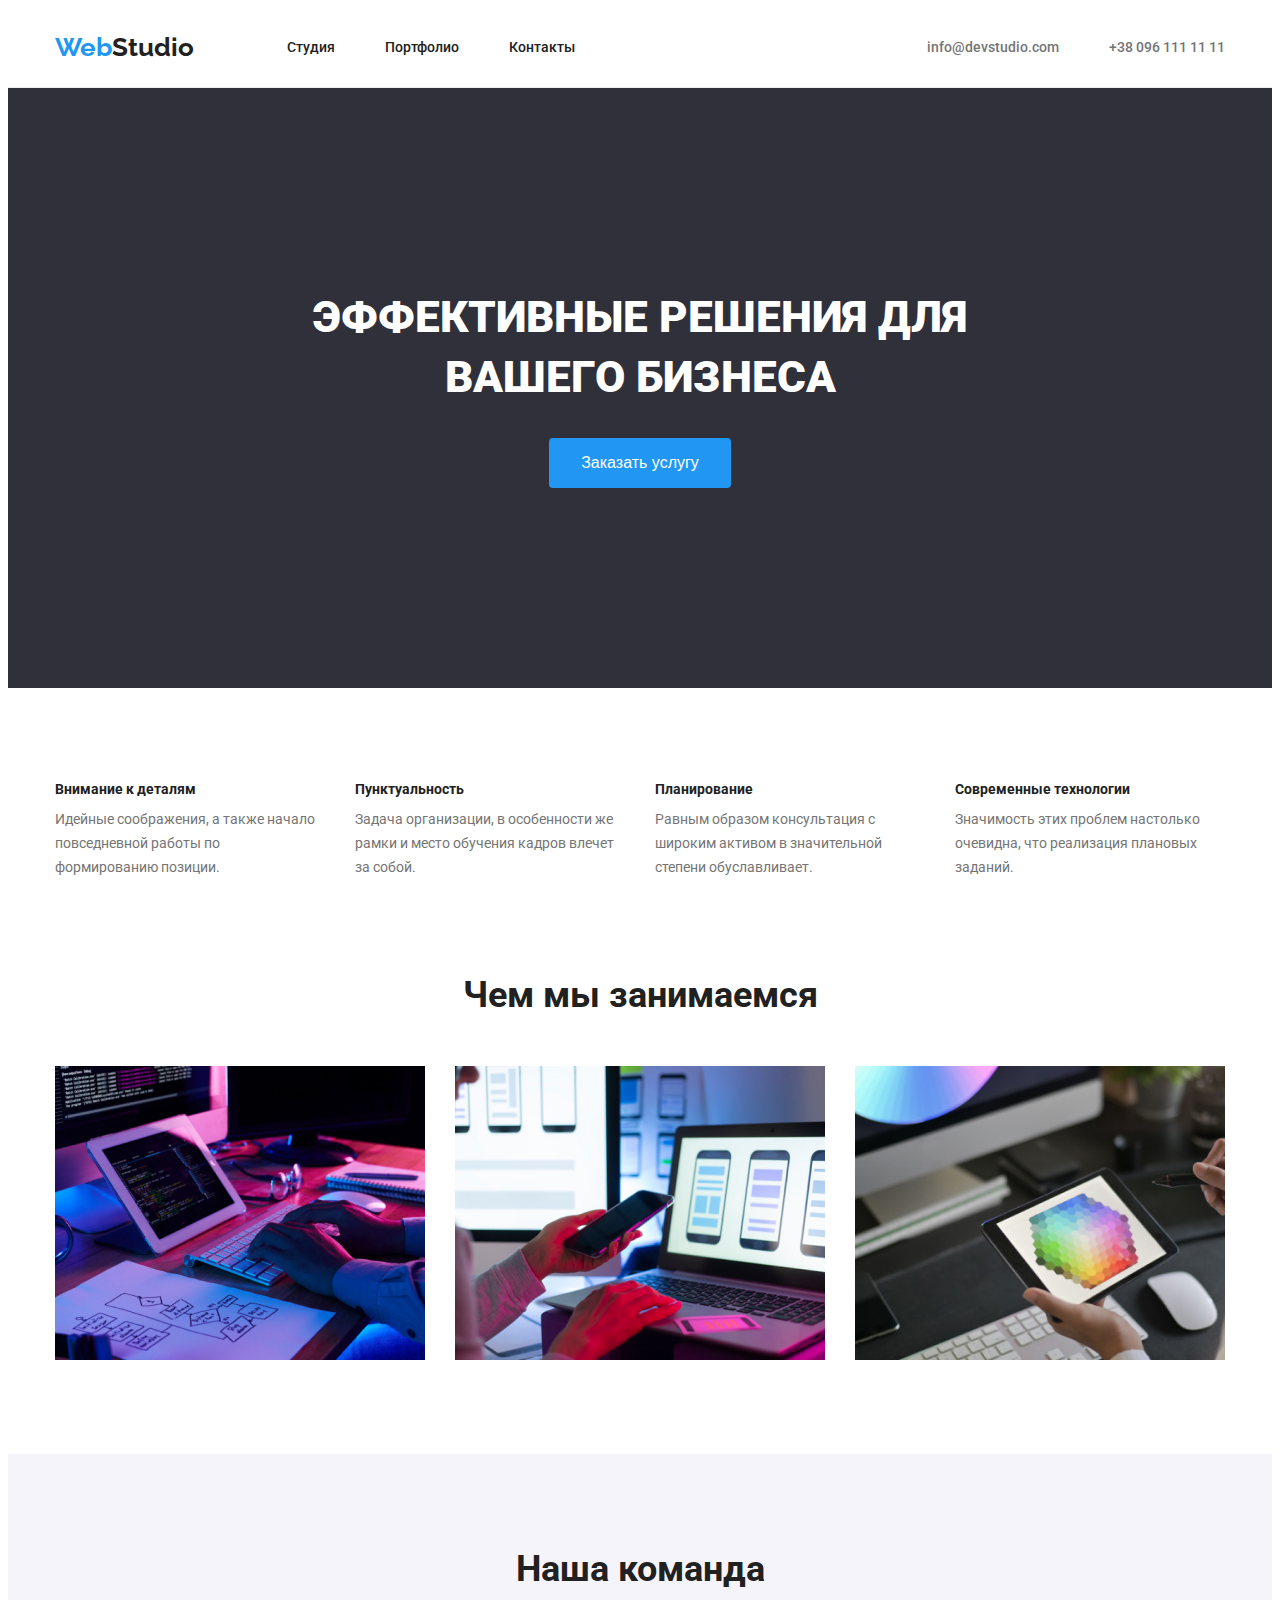
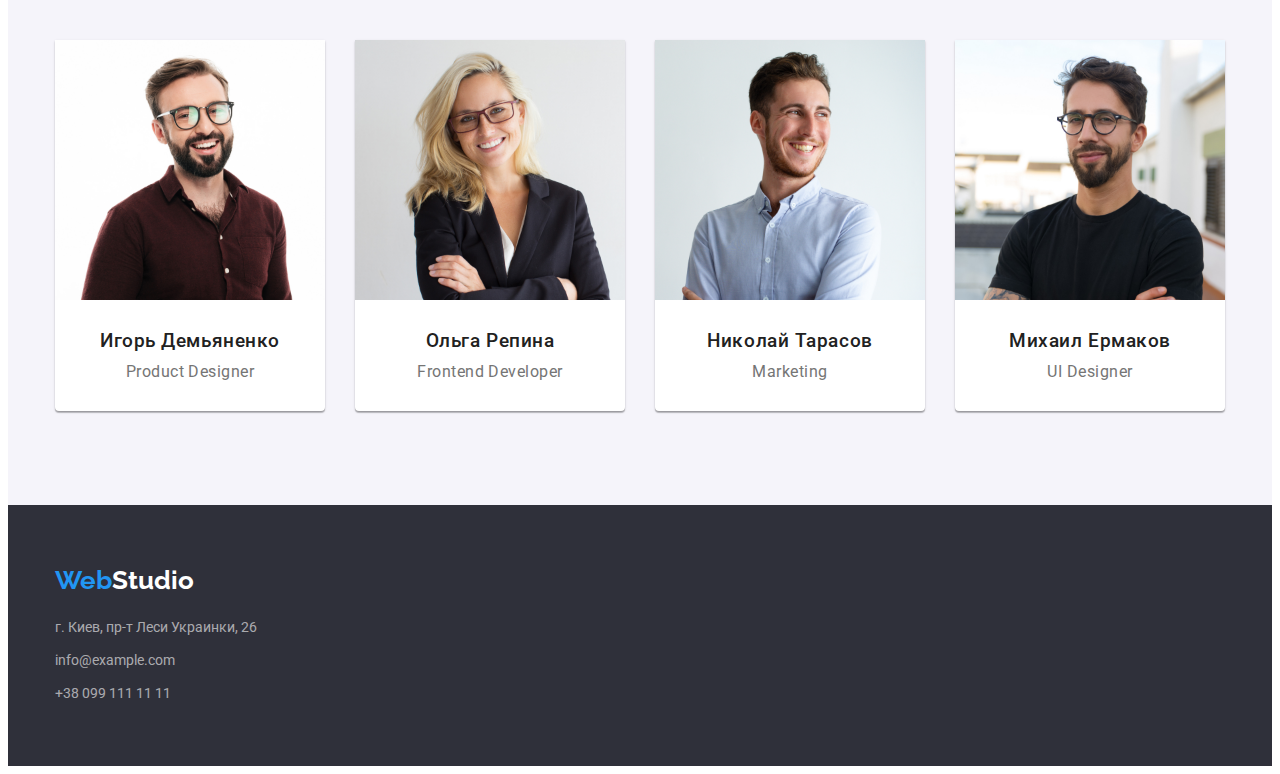
<file: index.html>
<!DOCTYPE html>
<html lang="ru">

<head>
    <meta charset="UTF-8">
    <meta http-equiv="X-UA-Compatible" content="IE=edge">
    <meta name="viewport" content="width=device-width, initial-scale=1.0">
    <title>Document</title>
    <link rel="preconnect" href="https://fonts.googleapis.com">
    <link rel="preconnect" href="https://fonts.gstatic.com" crossorigin>
    <link href="https://fonts.googleapis.com/css2?family=Raleway:wght@700&family=Roboto:wght@400;500;700;900&display=swap"
        rel="stylesheet">
    <link rel="stylesheet" href="https://cdnjs.cloudflare.com/ajax/libs/modern-normalize/1.1.0/modern-normalize.min.css"
        integrity="sha512-wpPYUAdjBVSE4KJnH1VR1HeZfpl1ub8YT/NKx4PuQ5NmX2tKuGu6U/JRp5y+Y8XG2tV+wKQpNHVUX03MfMFn9Q=="
        crossorigin="anonymous" referrerpolicy="no-referrer" />
    <link rel="stylesheet" href="./css/styles.css">
</head>

<body>

    <!--Заголовок-->
    <header class="page-header">
        <div class="container main-info">
            <nav class="main-nav">
                <a href="./index.html" class="logo"><span class="logo-text">Web</span>Studio</a>
                <ul class="section-list-nav">
                    <li class="item"><a href="./index.html" class="site-nav-list">Студия</a></li>
                    <li class="item"><a href="./portfolio.html" class="site-nav-list">Портфолио</a></li>
                    <li class="item"><a href=""  class="site-nav-list">Контакты</a></li>
                </ul>
            </nav>
            <ul class="section-list-box">
                <li class="item"><a href="mailto:info@devstudio.com" class="auth-nav">info@devstudio.com</a></li>
                <li class="item"><a href="tel:+380961111111" class="auth-nav">+38 096 111 11 11</a></li>
            </ul>
        </div>
    </header>

    <main>
        <!--Шапка-->
        <section class="section-header">
            <div class="container header">
                <h1 class="site-header-text">Эффективные решения для вашего бизнеса</h1>
                <button type=button class="button">Заказать услугу</button>
             </div>
        </section>

        <!--Особенности-->
        <section class="section-title">
            <div class="container title">
            <h2 class="list-title">Особенности</h2>
            <ul class="section-list-text">
                <li class="text">
                    <h3 class="section-item">Внимание к деталям</h3>
                    <p class="section-text">Идейные соображения, а также начало повседневной работы по формированию позиции.</p>
                </li>
                <li class="text">
                    <h3 class="section-item">Пунктуальность</h3>
                    <p class="section-text">Задача организации, в особенности же рамки и место обучения кадров влечет за собой.</p>
                </li>
                <li class="text">
                    <h3 class="section-item">Планирование</h3>
                    <p class="section-text">Равным образом консультация с широким активом в значительной степени обуславливает.</p>
                </li>
                <li class="text">
                    <h3 class="section-item">Современные технологии</h3>
                    <p class="section-text">Значимость этих проблем настолько очевидна, что реализация плановых заданий.</p>
                </li>
            </ul>
            </div>
        </section>

        <!--Чем мы занимаемся-->
        <section class="section-list">
            <div class="container">
            <h2 class="list">Чем мы занимаемся</h2>
            <ul class="section-list-title">
                <li class="image"><img src="./images/img.1.jpg" alt="Печать текста на клавиатуре" width="370" height="294"></li>
                <li class="image"><img src="./images/img.2.jpg" alt="Телефон с ноутбуком" width="370" height="294"></li>
                <li class="image"><img src="./images/img.3.jpg" alt="Планшет" width="370" height="294"></li>
            </ul>
            </div>
        </section>

        <!--Наша команда-->
        <section class="section-subtitle">
            <div class="container subtitle">
                <h2 class="list-text">Наша команда</h2>
                <ul class="section-list-subtitle">
                    <li class="subtitle-item"><img src="./images/img.jpg" alt="Парень в коричневой рубашке и очках" width="270" height="260">
                    <div>
                        <h3 class="section-items">Игорь Демьяненко</h3>
                        <p class="section-content">Product Designer</p>
                    </div>
                    </li>
                
                    <li class="subtitle-item"><img src="./images/img(1).jpg" alt="Блондинка в очках" width="270" height="260">
                    <div>
                        <h3 class="section-items">Ольга Репина</h3>
                        <p class="section-content">Frontend Developer</p>
                    </div>
                    </li>
                
                    <li class="subtitle-item"><img src="./images/img(2).jpg" alt="Парень в голубой рубашке" width="270" height="260">
                    <div>
                        <h3 class="section-items">Николай Тарасов</h3>
                        <p class="section-content">Marketing</p>
                    </div>
                    </li>
                
                    <li class="subtitle-item"><img src="./images/img(3).jpg" alt="Парень с бородой в очках" width="270" height="260">
                    <div>
                        <h3 class="section-items">Михаил Ермаков</h3>
                        <p class="section-content">UI Designer</p>
                    </div>
                    </li>
                </ul>
            </div>
        </section>
    </main>

<!--Футер-->
    <footer class="page-footer">
        <div class="container footer">
                   <a href="" class="logo"><span class="logo-text">Web</span><span class="logo-link">Studio</span></a>
                <address>
                <ul class="title-footer">
                    <li class="footer-item"><a href="adress:г.Киев,пр-тЛесиУкраинки,26" class="link">г. Киев, пр-т Леси Украинки, 26</a></li>
                    <li class="footer-item"><a href="mailto:info@example.com" class="link">info@example.com</a></li>
                    <li class="footer-item"><a href="tel:+380991111111" class="link">+38 099 111 11 11</a></li>
                </ul>
            </address>
        </div>
    </footer>
</body>

</html>
</file>
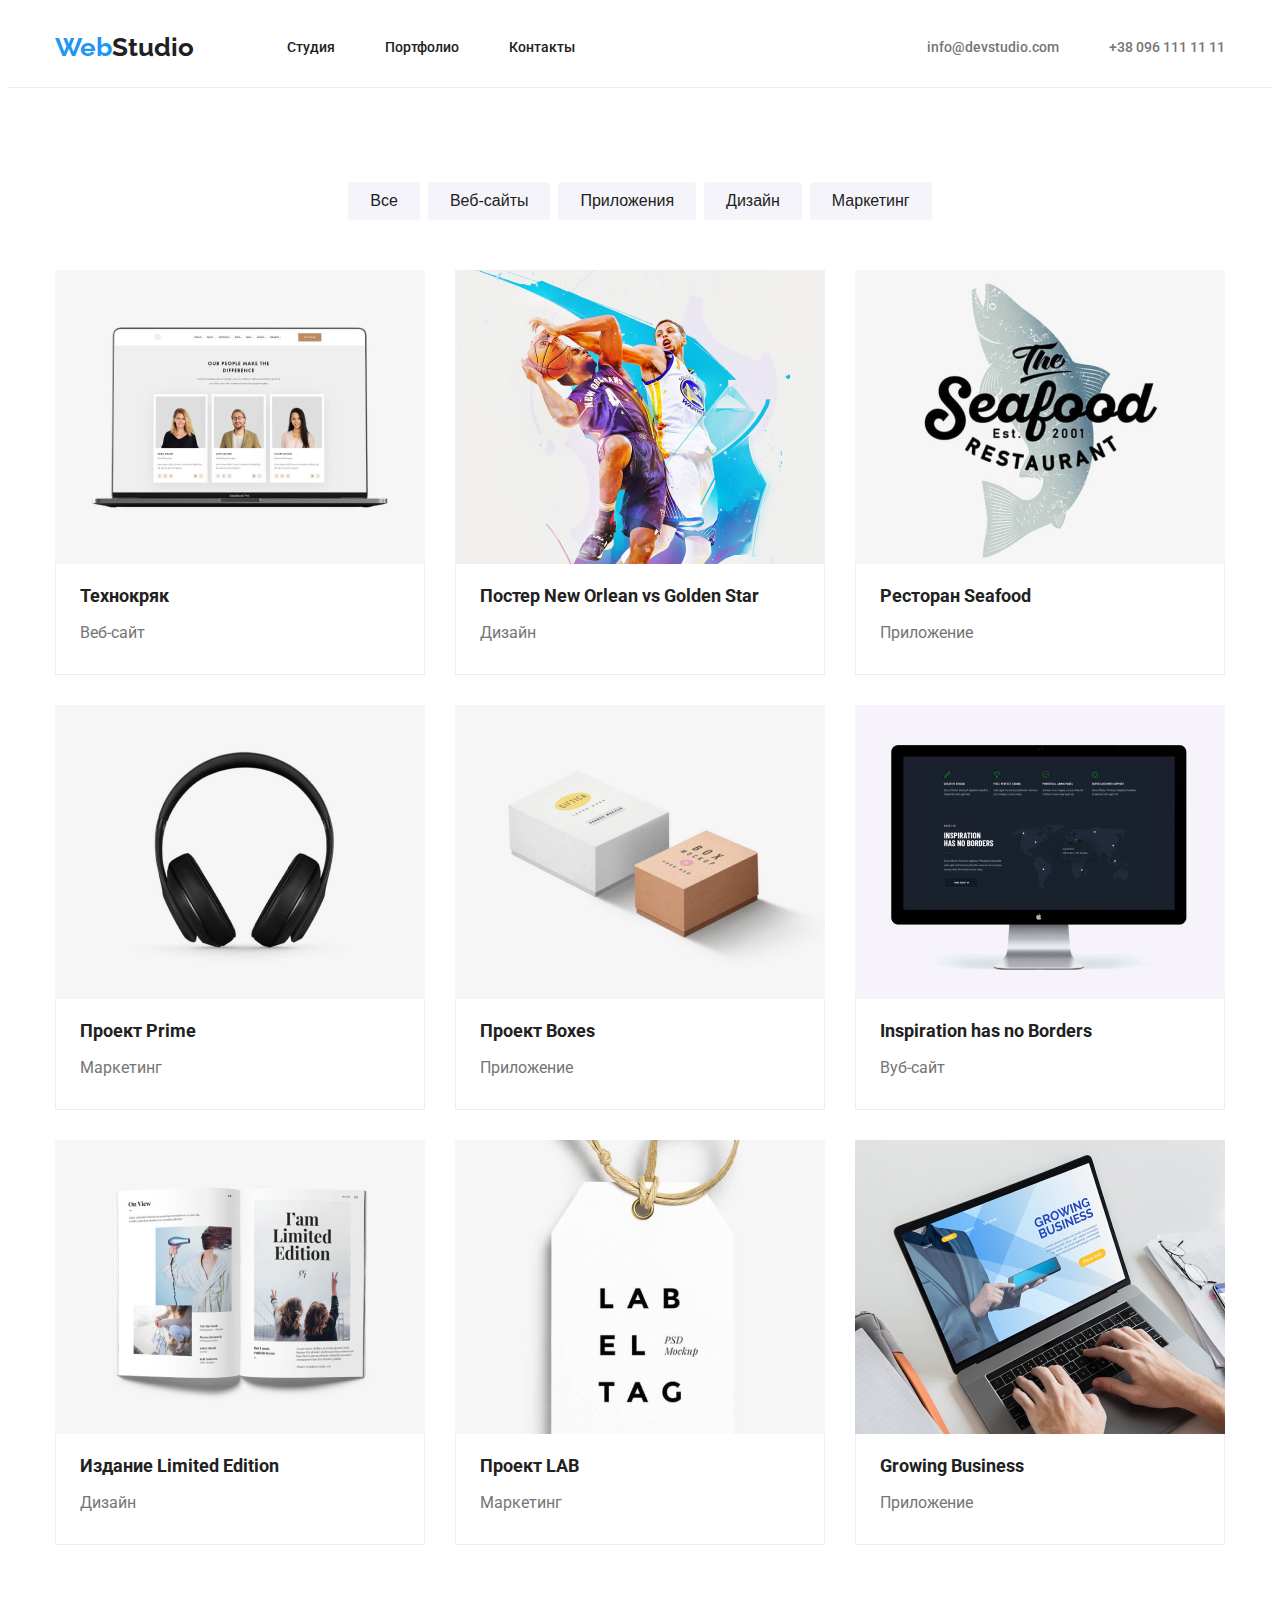
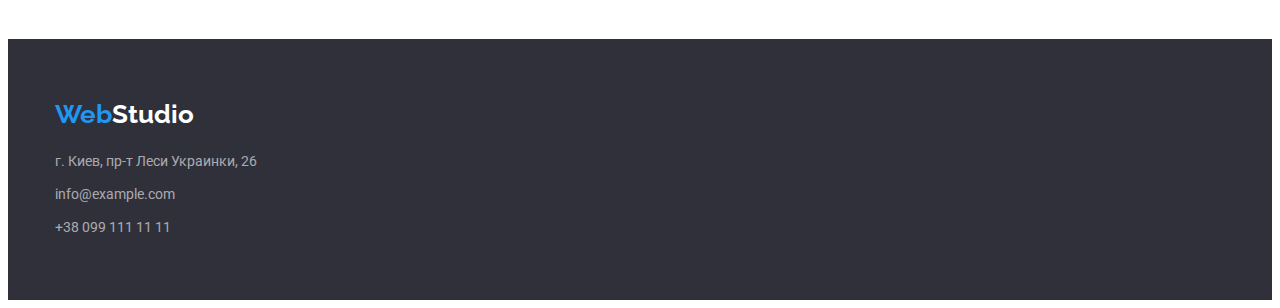
<file: portfolio.html>
<!DOCTYPE html>
<html lang="ru">
<head>
    <meta charset="UTF-8">
    <meta http-equiv="X-UA-Compatible" content="IE=edge">
    <meta name="viewport" content="width=device-width, initial-scale=1.0">
    <title>Document</title>
    <link rel="preconnect" href="https://fonts.googleapis.com">
    <link rel="preconnect" href="https://fonts.gstatic.com" crossorigin>
    <link href="https://fonts.googleapis.com/css2?family=Raleway:wght@700&family=Roboto:wght@400;500;700;900&display=swap"
        rel="stylesheet">
    <link rel="stylesheet" href="https://cdnjs.cloudflare.com/ajax/libs/modern-normalize/1.1.0/modern-normalize.min.css"
        integrity="sha512-wpPYUAdjBVSE4KJnH1VR1HeZfpl1ub8YT/NKx4PuQ5NmX2tKuGu6U/JRp5y+Y8XG2tV+wKQpNHVUX03MfMFn9Q=="
        crossorigin="anonymous" referrerpolicy="no-referrer" />
    <link rel="stylesheet" href="./css/styles.css">
</head>

<body>
    <!--Заголовок-->
        <header class="page-header">
            <div class="container main-info">
                <nav class="main-nav">
                    <a href="./index.html" class="logo"><span class="logo-text">Web</span>Studio</a>
                    <ul class="section-list-nav">
                        <li class="item"><a href="./index.html" class="site-nav-list">Студия</a></li>
                        <li class="item"><a href="./portfolio.html" class="site-nav-list">Портфолио</a></li>
                        <li class="item"><a href="" class="site-nav-list">Контакты</a></li>
                    </ul>
                </nav>
                <ul class="section-list-box">
                    <li class="item"><a href="mailto:info@devstudio.com" class="auth-nav">info@devstudio.com</a></li>
                    <li class="item"><a href="tel:+380961111111" class="auth-nav">+38 096 111 11 11</a></li>
                </ul>
            </div>
        </header>

    <main>
    <!--Портфолио-->

    <section class="section-button">
    <div class="container">
        <h1 class="list-title">Портфолио</h1>
    <ul class="section-list-button">
        <li class="items"><button type="button" class="button-primary">Все</button></li>
        <li class="items"><button type="button" class="button-primary">Веб-сайты</button></li>
        <li class="items"><button type="button" class="button-primary">Приложения</button></li>
        <li class="items"><button type="button" class="button-primary">Дизайн</button></li>
        <li class="items"><button type="button" class="button-primary">Маркетинг</button></li>
    </ul>

    <ul class="section-list-content">
        <li class="content">
            <a href="" class="portfolio-link"><img src="./images/img-0.jpg" alt="фото рабочего стола на ноутбуке" width="370" height="294">
            <div class="content-info">
                <h2 class="portfolio-name">Технокряк</h2>
                <p class="portfolio-text">Веб-сайт</p>
            </div>
            </a>
        </li>

        <li class="content">
            <a href="" class="portfolio-link"><img src="./images/img-1.jpg" alt="два баскетболиста с мячом" width="370" height="294">
            <div class="content-info">
                <h2 class="portfolio-name">Постер New Orlean vs Golden Star</h2>
                <p class="portfolio-text">Дизайн</p>
            </div>
            </a>
        </li>

        <li class="content">
            <a href="" class="portfolio-link"><img src="./images/img-2.jpg" alt="лого с рыбой" width="370" height="294">
            <div class="content-info">
                <h2 class="portfolio-name">Ресторан Seafood</h2>
                <p class="portfolio-text">Приложение</p>
            </div>
            </a>
        </li>

        <li class="content">
            <a href="" class="portfolio-link"><img src="./images/img-3.jpg" alt="наушники" width="370" height="294">
            <div class="content-info">
                <h2 class="portfolio-name">Проект Prime</h2>
                <p class="portfolio-text">Маркетинг</p>
            </div>
            </a>
        </li>

        <li class="content">
            <a href="" class="portfolio-link"><img src="./images/img-4.jpg" alt="два кубика" width="370" height="294">
            <div class="content-info">
                <h2 class="portfolio-name">Проект Boxes</h2>
                <p class="portfolio-text">Приложение</p>
            </div>
            </a>
        </li>

        <li class="content">
            <a href="" class="portfolio-link"><img src="./images/img-5.jpg" alt="монитор" width="370" height="294">
            <div class="content-info">
                <h2 class="portfolio-name">Inspiration has no Borders</h2>
                <p class="portfolio-text">Вуб-сайт</p>
            </div>
            </a>
        </li>

        <li class="content">
            <a href="" class="portfolio-link"><img src="./images/img-6.jpg" alt="открытая книга с картинками" width="370" height="294">
            <div class="content-info">
                <h2 class="portfolio-name">Издание Limited Edition</h2>
                <p class="portfolio-text">Дизайн</p>
            </div>
            </a>
        </li>

        <li class="content">
            <a href="" class="portfolio-link"><img src="./images/img-7.jpg" alt="этикетка" width="370" height="294">
            <div class="content-info">
                <h2 class="portfolio-name">Проект LAB</h2>
                <p class="portfolio-text">Маркетинг</p>
            </div>
            </a>
        </li>

        <li class="content">
            <a href="" class="portfolio-link"><img src="./images/img-8.jpg" alt="руки набирающие текст на ноутбуке" width="370" height="294">
            <div class="content-info">
                <h2 class="portfolio-name">Growing Business</h2>
                <p class="portfolio-text">Приложение</p>
            </div>
            </a>
        </li>
    </ul>
    </div>
    </section>
    </main>

    <!--Футер-->
    <footer class="page-footer">
        <div class="container footer">
            <a href="logo-title" class="logo"><span class="logo-text">Web</span><span class="logo-link">Studio</span></a>
            <address class="address-title">
                <ul class="title-footer">
                    <li class="footer-item"><a href="adress:г.Киев,пр-тЛесиУкраинки,26" class="link">г. Киев, пр-т Леси
                            Украинки, 26</a></li>
                    <li class="footer-item"><a href="mailto:info@example.com" class="link">info@example.com</a></li>
                    <li class="footer-item"><a href="tel:+380991111111" class="link">+38 099 111 11 11</a></li>
                </ul>
            </address>
        </div>
    </footer>
</body>
</html>
</file>
<file: css/styles.css>
:root {
  --primary-text-color: #757575;
  --title-text-color: #212121;
  --accent-text-color: #2196f3;
  --primary-button-white-color: #ffffff;
  --title-bgn-color: #2f303a;
  --title-link-color: rgba(255, 255, 255, 0.6);
  --button-color: #f5f4fa;
  --primary-bgr-portfolio-color: #e5e5e5;
  --secondary-bgr-color: #f5f4fa;
}

body {
  font-weight: 700;
  font-size: 16px;
  color: var(--primary-text-color);
  font-family: "Roboto", sans-serif;
  box-sizing: border-box;
}

*,
*::before,
*::after {
  box-sizing: inherit;
}
.container {
  width: 1200px;
  margin: 0 auto;
  padding-left: 15px;
  padding-right: 15px;
}
img {
  display: block;
  max-width: 100%;
  height: auto;
}

/*Заголовок*/

.page-header {
  background: var(--primary-button-white-color);
  border-bottom: 1px solid #eeeeee;
}
.main-info {
  display: flex;
}
.main-nav {
  display: flex;
  align-items: center;
}
.section-list-nav {
  margin: 0px 0px 0px 93px;
  padding: 0px;
}
.section-list-box {
  margin: 0px 0px 0px auto;
  padding: 0px;
}
.section-list-nav,
.section-list-box {
  display: flex;
  list-style: none;
}
.logo {
  font-family: Raleway;
  font-style: normal;
  font-size: 26px;
  line-height: 1.2;
  color: var(--title-text-color);
}
.logo-text {
  color: var(--accent-text-color);
}
.site-nav-list,
.auth-nav {
  display: block;
  padding-top: 32px;
  padding-bottom: 32px;
  font-weight: 500;
  font-size: 14px;
  line-height: 1.1;
  color: var(--title-text-color);
}
.section-list-nav .item + .item,
.section-list-box .item + .item {
  margin-left: 50px;
}
.section-list {
  list-style: none;
}
.auth-nav {
  color: var(--primary-text-color);
}
.site-nav-list,
.auth-nav,
.logo,
.link {
  text-decoration: none;
}
.site-nav-list:focus,
.site-nav-list:hover {
  color: var(--accent-text-color);
}
.auth-nav:focus,
.auth-nav:hover {
  color: var(--accent-text-color);
}

/*Шапка*/
.section-header {
  background-color: var(--title-bgn-color);
  padding-top: 200px;
  padding-bottom: 200px;
}
.container .header {
  display: flex;
  flex-direction: column;
  align-items: center;
}
.site-header-text {
  font-weight: 900;
  font-style: normal;
  font-size: 44px;
  line-height: 1.36;
  max-width: 700px;
  text-align: center;
  text-transform: uppercase;
  color: var(--primary-button-white-color);
  margin: 0px auto 30px auto;
}
.button {
  color: var(--primary-button-white-color);
  background-color: var(--accent-text-color);
  font-weight: 400;
  font-style: normal;
  font-size: 16px;
  line-height: 1.87;
  display: block;
  margin: 0px auto;
  cursor: pointer;
  border-radius: 4px;
  padding: 10px 32px;
  border: 0px;
}

/*Особенности*/

.section-title {
  padding-top: 94px;
  padding-bottom: 94px;
}
.list-title {
  font-size: 36px;
  line-height: 1.17;
  text-align: center;
  color: var(--title-text-color);
  position: absolute;
  width: 1px;
  height: 1px;
  padding: 0px;
  margin: -1px;
  border: 0px;

  white-space: nowrap;
  clip-path: inset(100%);
  clip: rect(0 0 0 0);
  overflow: hidden;
}
.section-list-text {
  margin: 0px;
  padding: 0px;
  display: flex;
  justify-content: space-between;
  list-style: none;
}
.text {
  width: 270px;
  justify-content: space-evenly;
}
.section-item {
  font-weight: 700;
  margin-top: 0px;
  margin-bottom: 10px;
  font-size: 14px;
  line-height: 1.14;
  color: var(--title-text-color);
}
.section-text {
  margin: 0px;
  font-weight: 400;
  font-size: 14px;
  line-height: 1.71;
}

/*Чем мы занимаемся*/

.section-list {
  padding-bottom: 94px;
}
.list {
  margin-top: 0px;
  margin-bottom: 50px;
  font-size: 36px;
  line-height: 1.17;
  text-align: center;
  color: var(--title-text-color);
}
.section-list-title {
  margin: 0px;
  padding: 0px;
  display: flex;
  list-style: none;
}
.section-list-title .image + .image {
  margin-left: 30px;
}

/*Наша команда*/

.section-subtitle {
  background-color: var(--button-color);
  padding-top: 94px;
  padding-bottom: 94px;
}
.list-text {
  margin: 0px;
  margin-bottom: 50px;
  font-size: 36px;
  line-height: 1.17;
  text-align: center;
  color: var(--title-text-color);
}
.subtitle-item {
  margin: 0px;
  padding: 0px;
  background: #ffffff;
  box-shadow: 0px 1px 3px rgba(0, 0, 0, 0.12), 0px 1px 1px rgba(0, 0, 0, 0.14),
    0px 2px 1px rgba(0, 0, 0, 0.2);
  border-radius: 0px 0px 4px 4px;
}
.subtitle-item + .subtitle-item {
  margin-left: 30px;
}
.section-items {
  padding: 0px;
  margin: 30px auto 10px auto;
  font-weight: 500;
  line-height: 1.19;
  text-align: center;
  letter-spacing: 0.03em;
  color: var(--title-text-color);
}
.section-content {
  padding: 0px;
  margin: 0px auto 30px auto;
  font-weight: 400;
  text-align: center;
  letter-spacing: 0.03em;
  line-height: 1.19;
}
.section-list-subtitle {
  display: flex;
  list-style: none;
  margin: 0px;
  padding: 0px;
}

/*Портфолио*/

.section-button {
  background: var(--primary-button-white-color);
  padding-top: 94px;
  padding-bottom: 94px;
}
.section-list-button {
  padding: 0px;
  margin-top: 0px;
  margin-bottom: 50px;
  justify-content: center;
  display: flex;
  list-style: none;
}
.section-list-button .items + .items {
  margin-left: 8px;
}
.button-primary {
  font-weight: 500;
  font-size: 16px;
  line-height: 1.62;
  text-align: center;
  cursor: pointer;
  color: var(--title-text-color);
  background-color: var(--button-color);
  padding: 6px 22px;
  border-radius: 4px;
  border: 0px;
}
.button-primary:focus,
.button-primary:hover {
  color: var(--primary-button-white-color);
  background: var(--accent-text-color);
}
.section-list-content {
  display: flex;
  flex-wrap: wrap;
  list-style: none;
  padding: 0px;
  margin-top: 0px;
  margin-bottom: 0px;
}
.section-list-content .content {
  display: inline-block;
  margin-right: 30px;
  margin-bottom: 30px;
}
.section-list-content .content:nth-last-child(-n + 3) {
  margin-bottom: 0px;
}
.section-list-content .content:nth-child(3n) {
  margin-right: 0px;
}
.portfolio-link {
  text-decoration: none;
  margin: 0px;
  padding: 0px;
}
.portfolio-name {
  padding: 0px;
  margin: 0px auto 4px auto;
  font-size: 18px;
  line-height: 2;
  color: var(--title-text-color);
}
.portfolio-text {
  padding: 0px;
  margin: 0px;
  font-weight: 400;
  line-height: 1.87;
  color: var(--primary-text-color);
}
.content-info {
  border: 1px solid #eeeeee;
  border-top: none;
  padding: 14px 24px 26px 24px;
}

/*Футер*/

.page-footer {
  padding-top: 60px;
  padding-bottom: 60px;
  background-color: var(--title-bgn-color);
}
.container .footer {
  justify-content: flex-start;
}
.footer-item {
  margin-bottom: 9px;
}
.footer-item:nth-child(3n) {
  margin-bottom: 0px;
}
.logo-link {
  color: var(--primary-button-white-color);
}
.title-footer {
  font-style: normal;
  font-weight: 400;
  font-size: 14px;
  line-height: 1.71;
  list-style: none;
  margin: 20px 0px 0px 0px;
  padding: 0px;
}
.link {
  color: var(--title-link-color);
}
.link:hover,
.link:focus {
  color: var(--primary-button-white-color);
}
</file>
